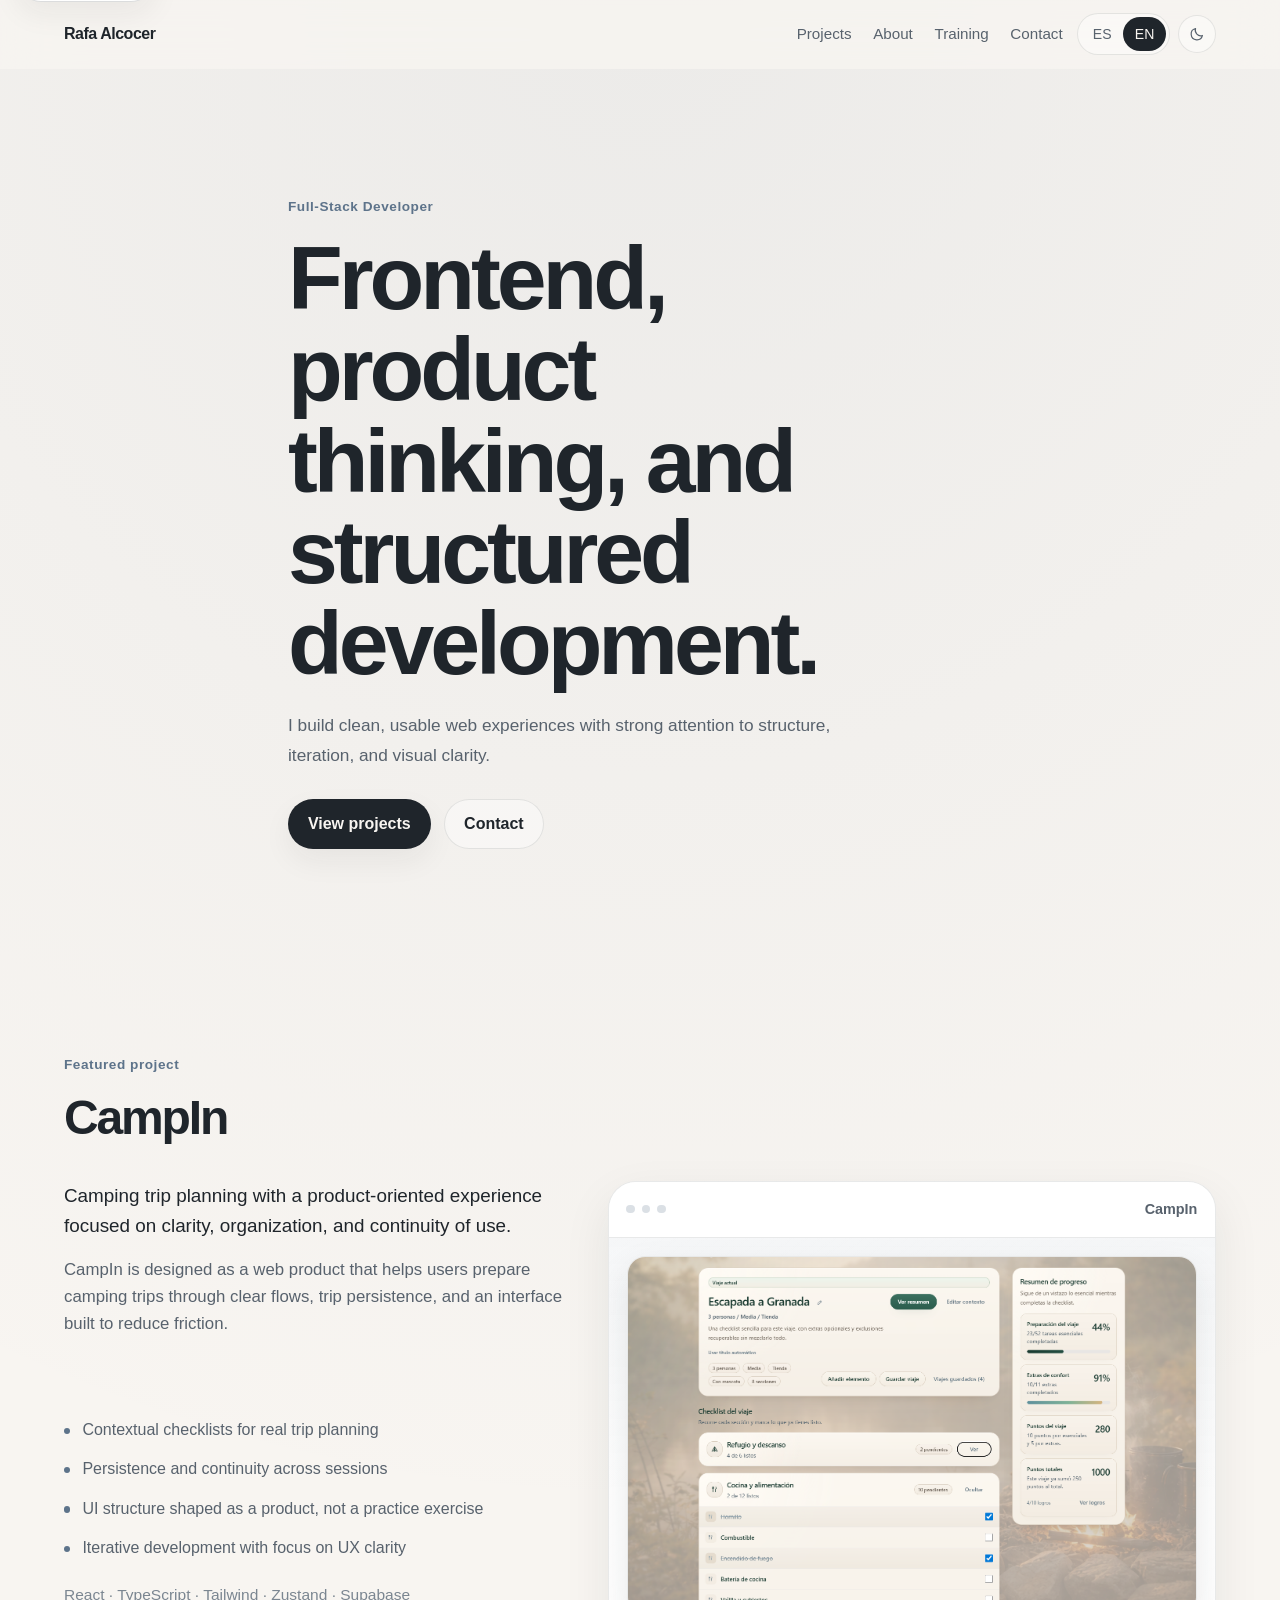
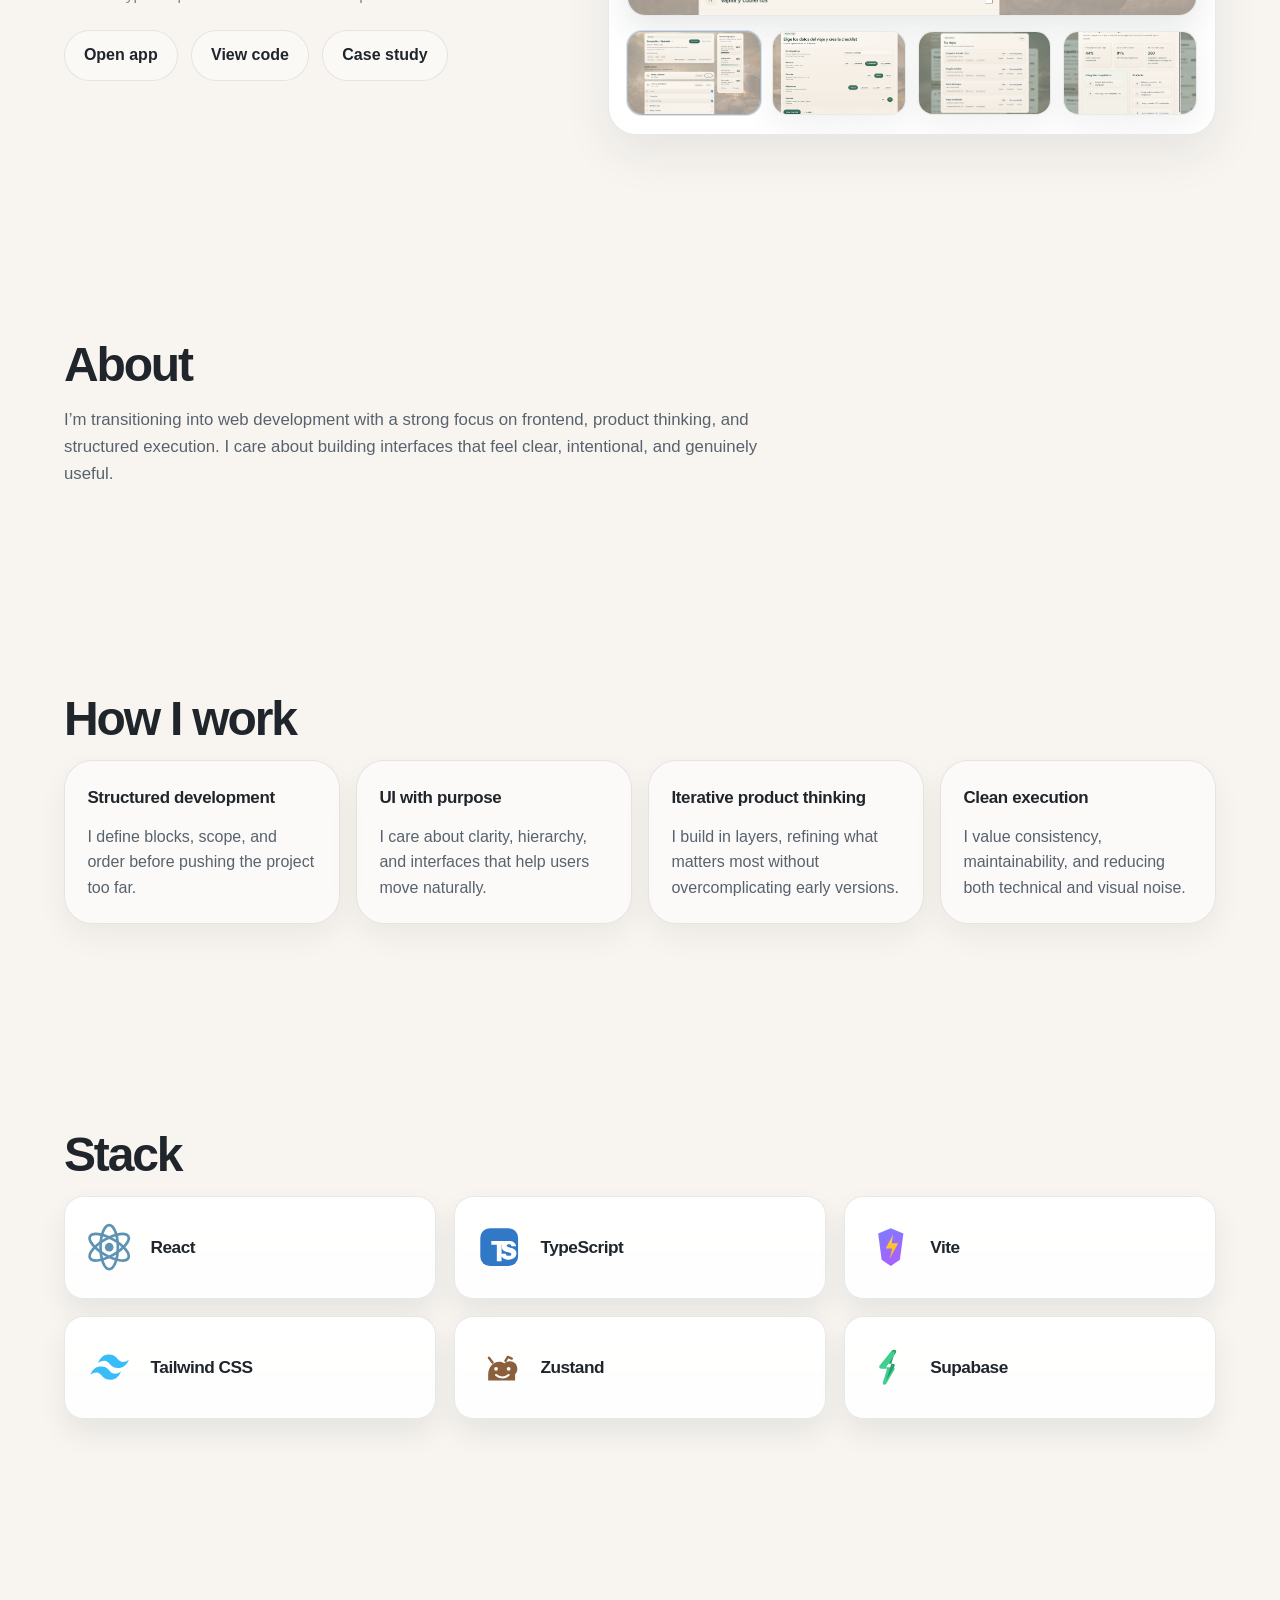
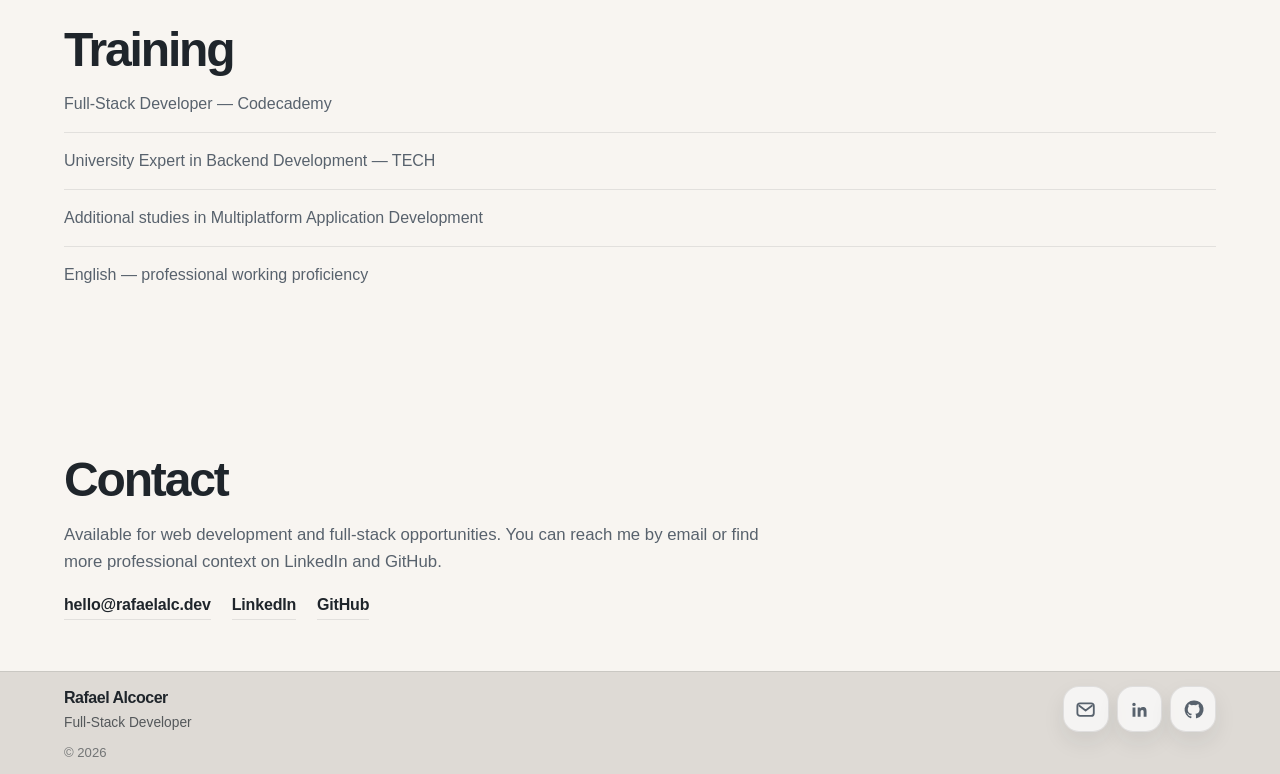
<file: index.html>
<!doctype html>
<html lang="es">
  <head>
    <meta charset="UTF-8" />
    <meta name="viewport" content="width=device-width, initial-scale=1.0" />
    <meta name="color-scheme" content="light dark" />
    <title>Rafa Alcocer | Portfolio</title>
    <meta
      name="description"
      content="Portfolio personal de Rafa Alcocer centrado en frontend, producto y desarrollo estructurado."
    />
    <link rel="icon" href="./assets/favicon-ra.svg" type="image/svg+xml" />
    <link rel="icon" href="./assets/favicon-32x32.png" sizes="32x32" type="image/png" />
    <link rel="apple-touch-icon" href="./assets/apple-touch-icon.png" sizes="180x180" />
    <link rel="stylesheet" href="./styles.css" />
    <script defer src="./main.js"></script>
  </head>
  <body>
    <a class="skip-link" href="#main-content" data-i18n="skipLink">Saltar al contenido</a>

    <header class="site-header" data-header>
      <div class="container header-inner">
        <a class="brand" href="#top" aria-label="Rafa Alcocer">
          <span class="brand-full">Rafa Alcocer</span>
          <span class="brand-short">Rafa</span>
        </a>

        <nav class="desktop-nav" aria-label="Primary">
          <a href="#projects" data-i18n="nav.projects">Proyectos</a>
          <a href="#about" data-i18n="nav.about">Sobre mí</a>
          <a href="#training" data-i18n="nav.training">Formación</a>
          <a href="#contact" data-i18n="nav.contact">Contacto</a>
        </nav>

        <div class="header-controls">
          <div class="language-toggle" role="group" aria-label="Language selector">
            <button type="button" class="toggle-chip" data-lang-button="es">ES</button>
            <button type="button" class="toggle-chip" data-lang-button="en">EN</button>
          </div>

          <button
            type="button"
            class="theme-toggle"
            data-theme-toggle
            aria-live="polite"
          ></button>

          <button
            type="button"
            class="menu-toggle"
            data-menu-toggle
            aria-expanded="false"
            aria-controls="mobile-menu"
          >
            <span data-i18n="mobileMenu.open">Menú</span>
          </button>
        </div>
      </div>

      <div class="mobile-menu" id="mobile-menu" data-mobile-menu hidden>
        <nav class="mobile-nav" aria-label="Mobile">
          <a href="#projects" data-nav-link data-i18n="nav.projects">Proyectos</a>
          <a href="#about" data-nav-link data-i18n="nav.about">Sobre mí</a>
          <a href="#training" data-nav-link data-i18n="nav.training">Formación</a>
          <a href="#contact" data-nav-link data-i18n="nav.contact">Contacto</a>
        </nav>
      </div>
    </header>

    <main id="main-content">
      <section class="hero section" id="top">
        <div class="container hero-inner">
          <p class="eyebrow" data-i18n="hero.eyebrow">Full-Stack Developer</p>
          <h1 data-i18n="hero.headline">Frontend, producto y desarrollo estructurado.</h1>
          <p class="hero-copy" data-i18n="hero.body">
            Construyo experiencias web claras, usables y cuidadas, con especial atención a la
            estructura, la iteración y la calidad visual.
          </p>

          <div class="hero-actions">
            <a class="button button-primary" href="#projects" data-i18n="hero.primaryCta">Ver proyectos</a>
            <a class="button button-secondary" href="#contact" data-i18n="hero.secondaryCta"
              >Contacto</a
            >
          </div>

        </div>
      </section>

      <section class="section" id="projects">
        <div class="container">
          <div class="section-heading">
            <p class="section-label" data-i18n="featured.label">Proyecto destacado</p>
            <h2 data-i18n="featured.title">CampIn</h2>
          </div>

          <div class="featured-grid">
            <div class="featured-copy">
              <p class="featured-summary" data-i18n="featured.summary">
                Planificación de escapadas de camping con una experiencia centrada en claridad,
                organización y continuidad de uso.
              </p>
              <p class="section-copy" data-i18n="featured.description">
                CampIn está planteado como un producto web orientado a facilitar la preparación de
                viajes de camping mediante flujos claros, persistencia de viajes y una interfaz
                pensada para reducir fricción.
              </p>
            </div>

            <div class="project-preview-frame">
              <article class="project-preview">
                <div class="preview-toolbar">
                  <span class="preview-dot"></span>
                  <span class="preview-dot"></span>
                  <span class="preview-dot"></span>
                  <span class="preview-title">CampIn</span>
                </div>

                <div class="preview-body">
                  <figure class="preview-stage">
                    <img
                      class="preview-image preview-image-main"
                      src="./assets/campIn-1.png"
                      alt="CampIn screenshot 1"
                      data-campin-preview-main
                      loading="lazy"
                      decoding="async"
                    />
                  </figure>

                  <div class="preview-thumbnails" data-campin-preview-thumbnails>
                    <button type="button" class="preview-thumb is-active" data-preview-index="0">
                      <img
                        class="preview-thumb-image"
                        src="./assets/campIn-1.png"
                        alt=""
                        loading="lazy"
                        decoding="async"
                      />
                    </button>
                    <button type="button" class="preview-thumb" data-preview-index="1">
                      <img
                        class="preview-thumb-image"
                        src="./assets/campIn-2.png"
                        alt=""
                        loading="lazy"
                        decoding="async"
                      />
                    </button>
                    <button type="button" class="preview-thumb" data-preview-index="2">
                      <img
                        class="preview-thumb-image"
                        src="./assets/campIn-3.png"
                        alt=""
                        loading="lazy"
                        decoding="async"
                      />
                    </button>
                    <button type="button" class="preview-thumb" data-preview-index="3">
                      <img
                        class="preview-thumb-image"
                        src="./assets/campIn-4.png"
                        alt=""
                        loading="lazy"
                        decoding="async"
                      />
                    </button>
                  </div>
                </div>
              </article>
            </div>

            <div class="featured-meta">
              <ul class="feature-list" data-featured-highlights></ul>
              <p class="stack-line" data-i18n="featured.stack">
                React · TypeScript · Tailwind · Zustand · Supabase
              </p>

              <div class="button-row">
                <a
                  class="button button-secondary"
                  data-external-link="campinApp"
                  data-i18n="featured.buttons.app"
                  >Abrir app</a
                >
                <a
                  class="button button-secondary"
                  data-external-link="campinRepo"
                  data-i18n="featured.buttons.code"
                  >Ver código</a
                >
                <a
                  class="button button-secondary"
                  data-external-link="campinCaseStudy"
                  data-i18n="featured.buttons.caseStudy"
                  >Caso de estudio</a
                >
              </div>

            </div>
          </div>
        </div>
      </section>

      <section class="section" id="about">
        <div class="container section-block">
          <div class="section-heading section-heading-compact">
            <h2 data-i18n="about.title">Sobre mí</h2>
          </div>
          <p class="section-copy section-copy-wide" data-i18n="about.body">
            Estoy reorientando mi carrera hacia el desarrollo web con foco en frontend, producto y
            construcción estructurada. Me interesa crear interfaces claras, cuidadas y útiles, con
            atención al detalle y criterio real de ejecución.
          </p>
        </div>
      </section>

      <section class="section" id="how-i-work">
        <div class="container section-block">
          <div class="section-heading section-heading-compact">
            <h2 data-i18n="howIWork.title">Cómo trabajo</h2>
          </div>
          <div class="card-grid" data-how-i-work-list></div>
        </div>
      </section>

      <section class="section" id="stack">
        <div class="container section-block">
          <div class="section-heading section-heading-compact">
            <h2 data-i18n="stack.title">Stack</h2>
          </div>
          <div class="stack-grid" data-stack-list></div>
        </div>
      </section>

      <section class="section" id="training">
        <div class="container section-block">
          <div class="section-heading section-heading-compact">
            <h2 data-i18n="training.title">Formación</h2>
          </div>
          <ul class="training-list" data-training-list></ul>
        </div>
      </section>

      <section class="section contact-section" id="contact">
        <div class="container section-block contact-section-shell">
          <div class="section-heading section-heading-compact">
            <h2 data-i18n="contact.title">Contacto</h2>
          </div>
          <p class="section-copy section-copy-wide" data-i18n="contact.body">
            Disponible para oportunidades de desarrollo web y full-stack. Puedes escribirme o
            encontrar más contexto profesional en LinkedIn y GitHub.
          </p>
          <div class="contact-section-links" data-contact-links></div>
        </div>
      </section>

    </main>

    <footer class="site-footer">
      <div class="container footer-shell">
        <div class="footer-main">
          <div class="footer-identity">
            <p class="footer-name">Rafael Alcocer</p>
            <p class="footer-role" data-i18n="footer.role">Full-Stack Developer</p>
          </div>
          <div class="footer-contact" data-footer-contact></div>
        </div>
        <div class="footer-meta">
          <p>© 2026</p>
        </div>
      </div>
    </footer>
  </body>
</html>
</file>
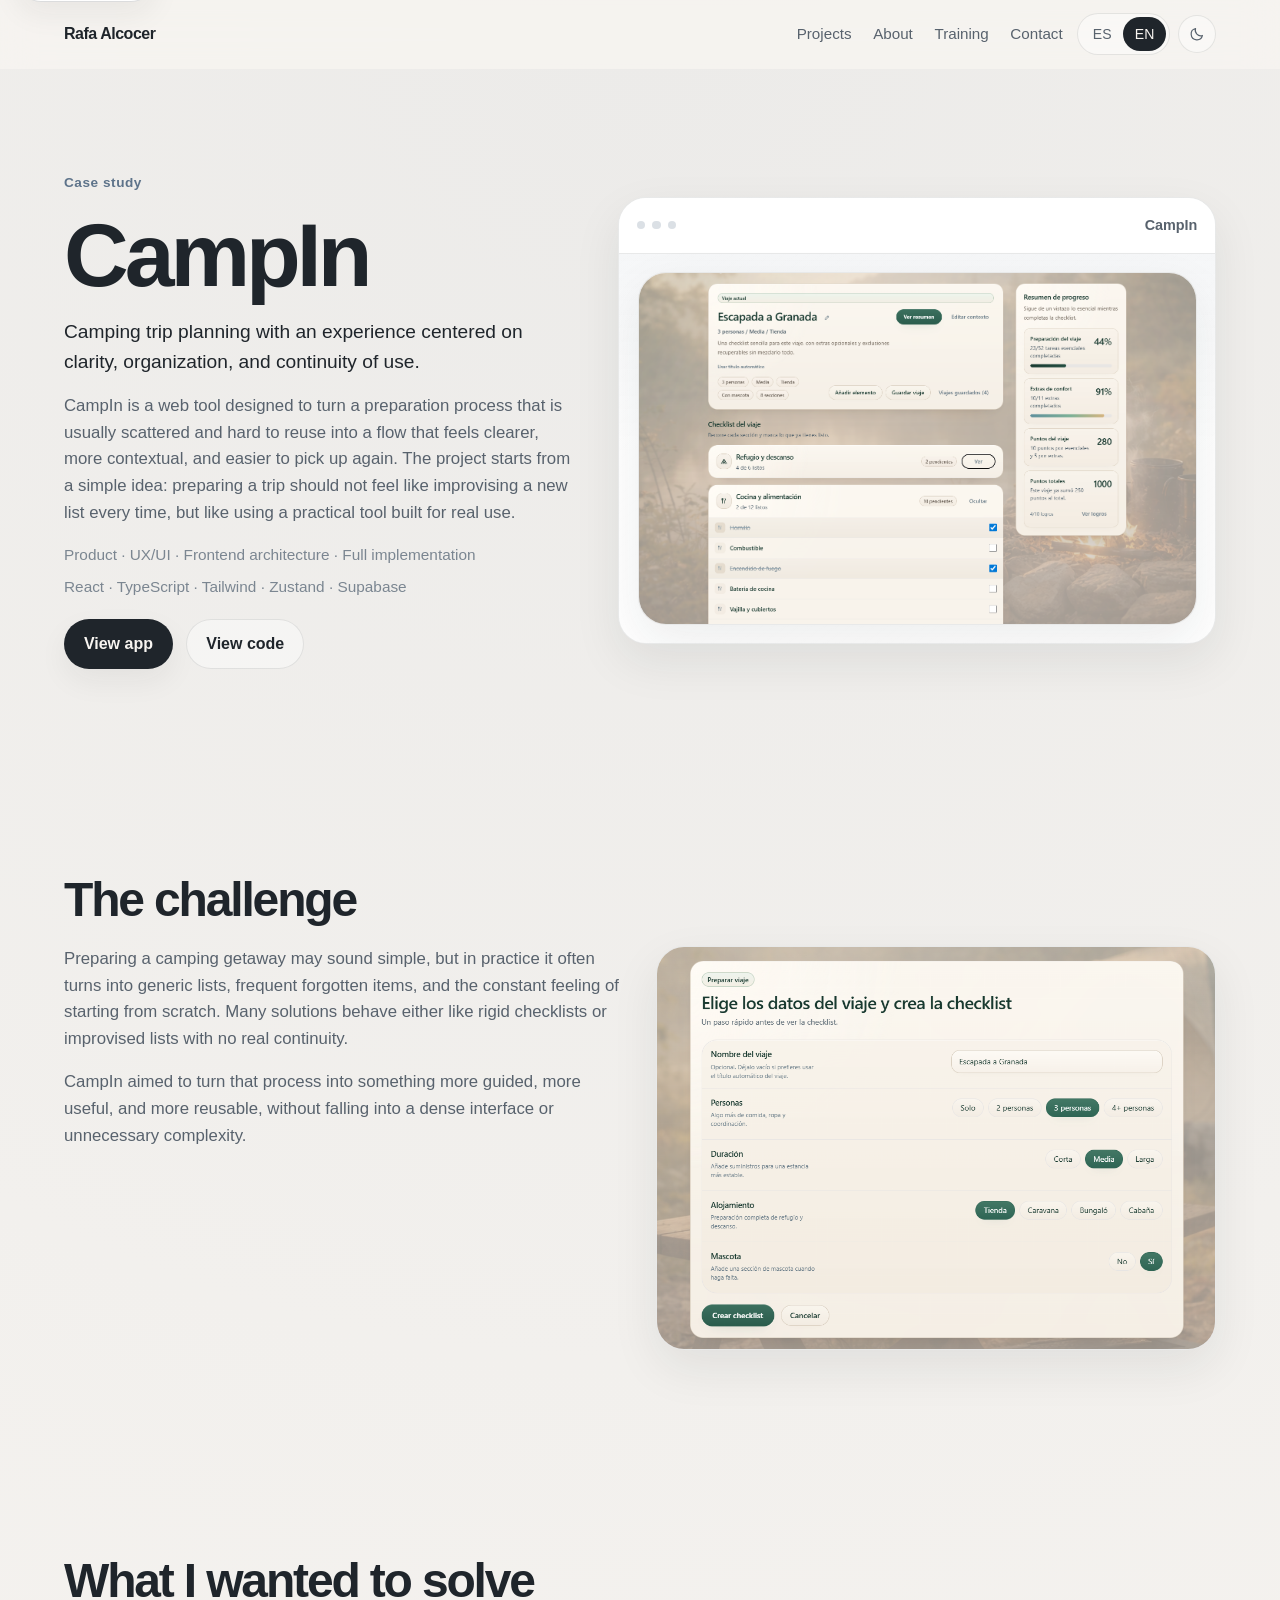
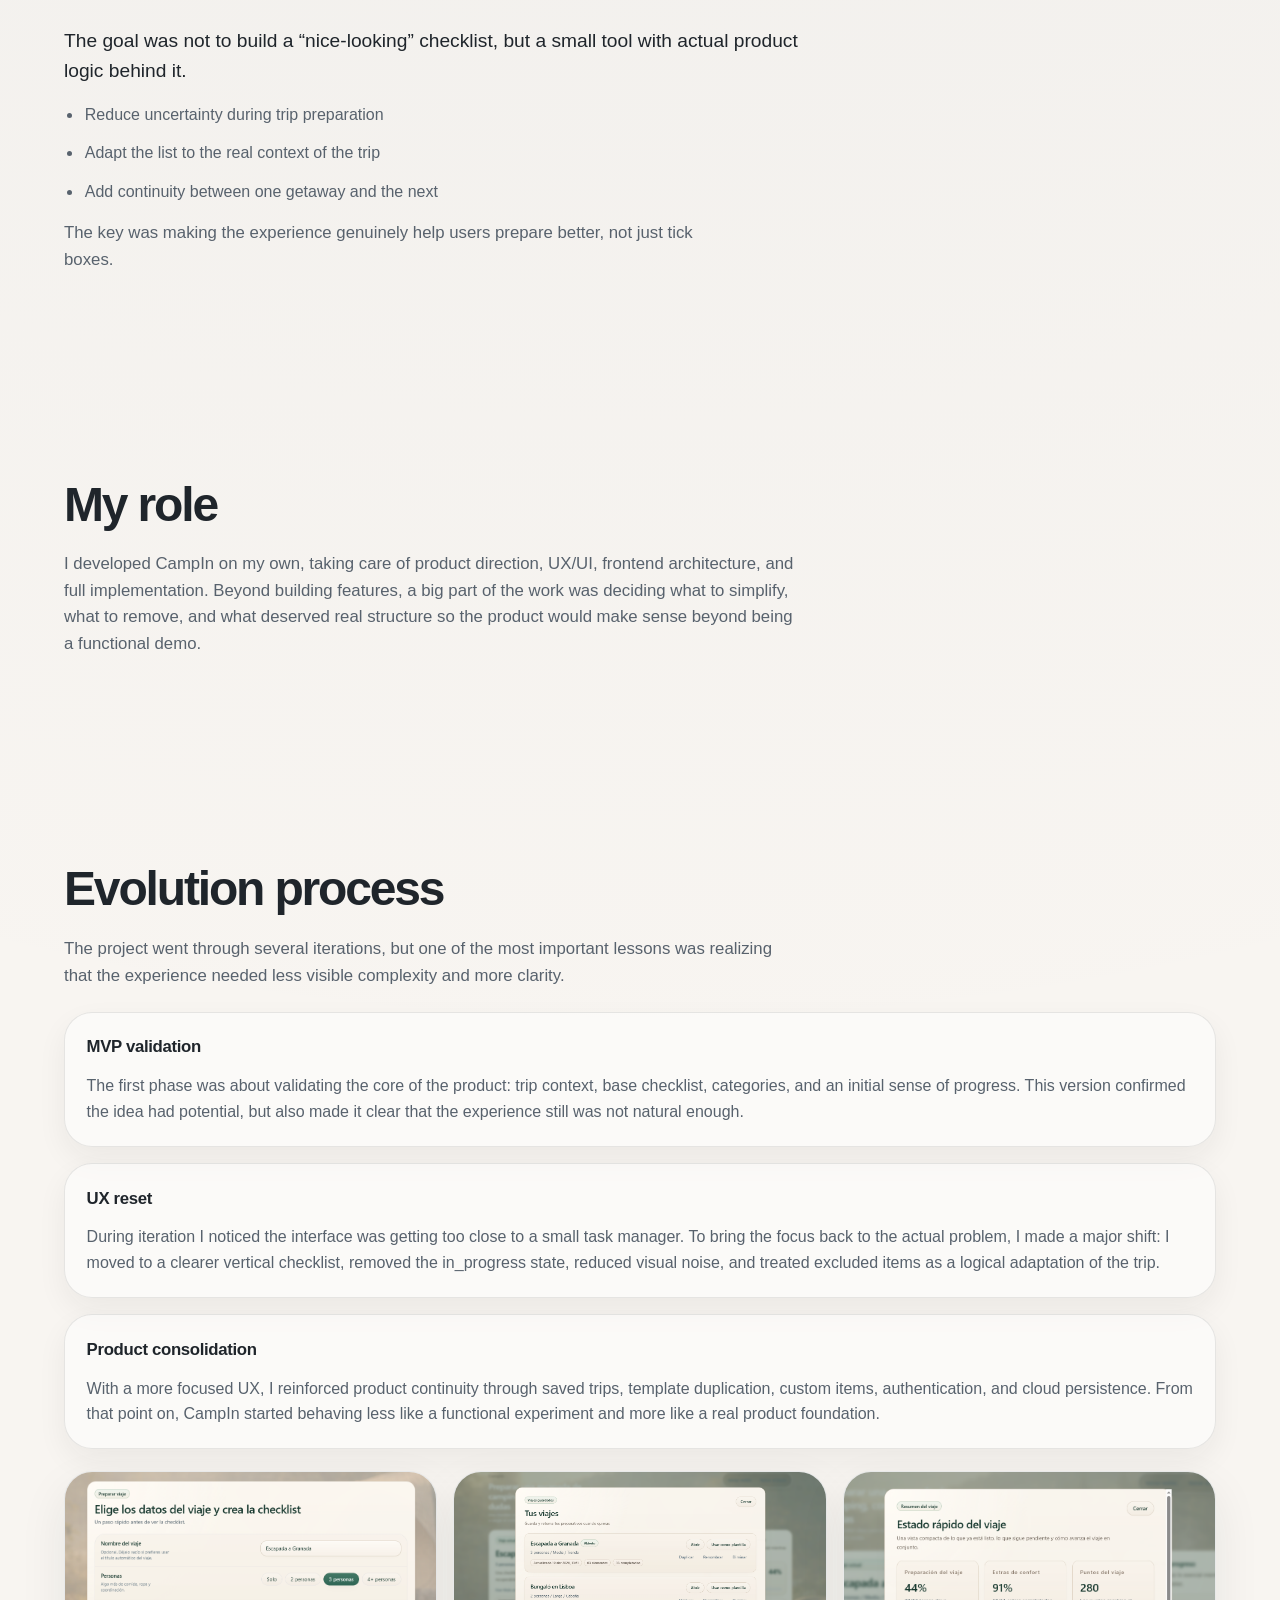
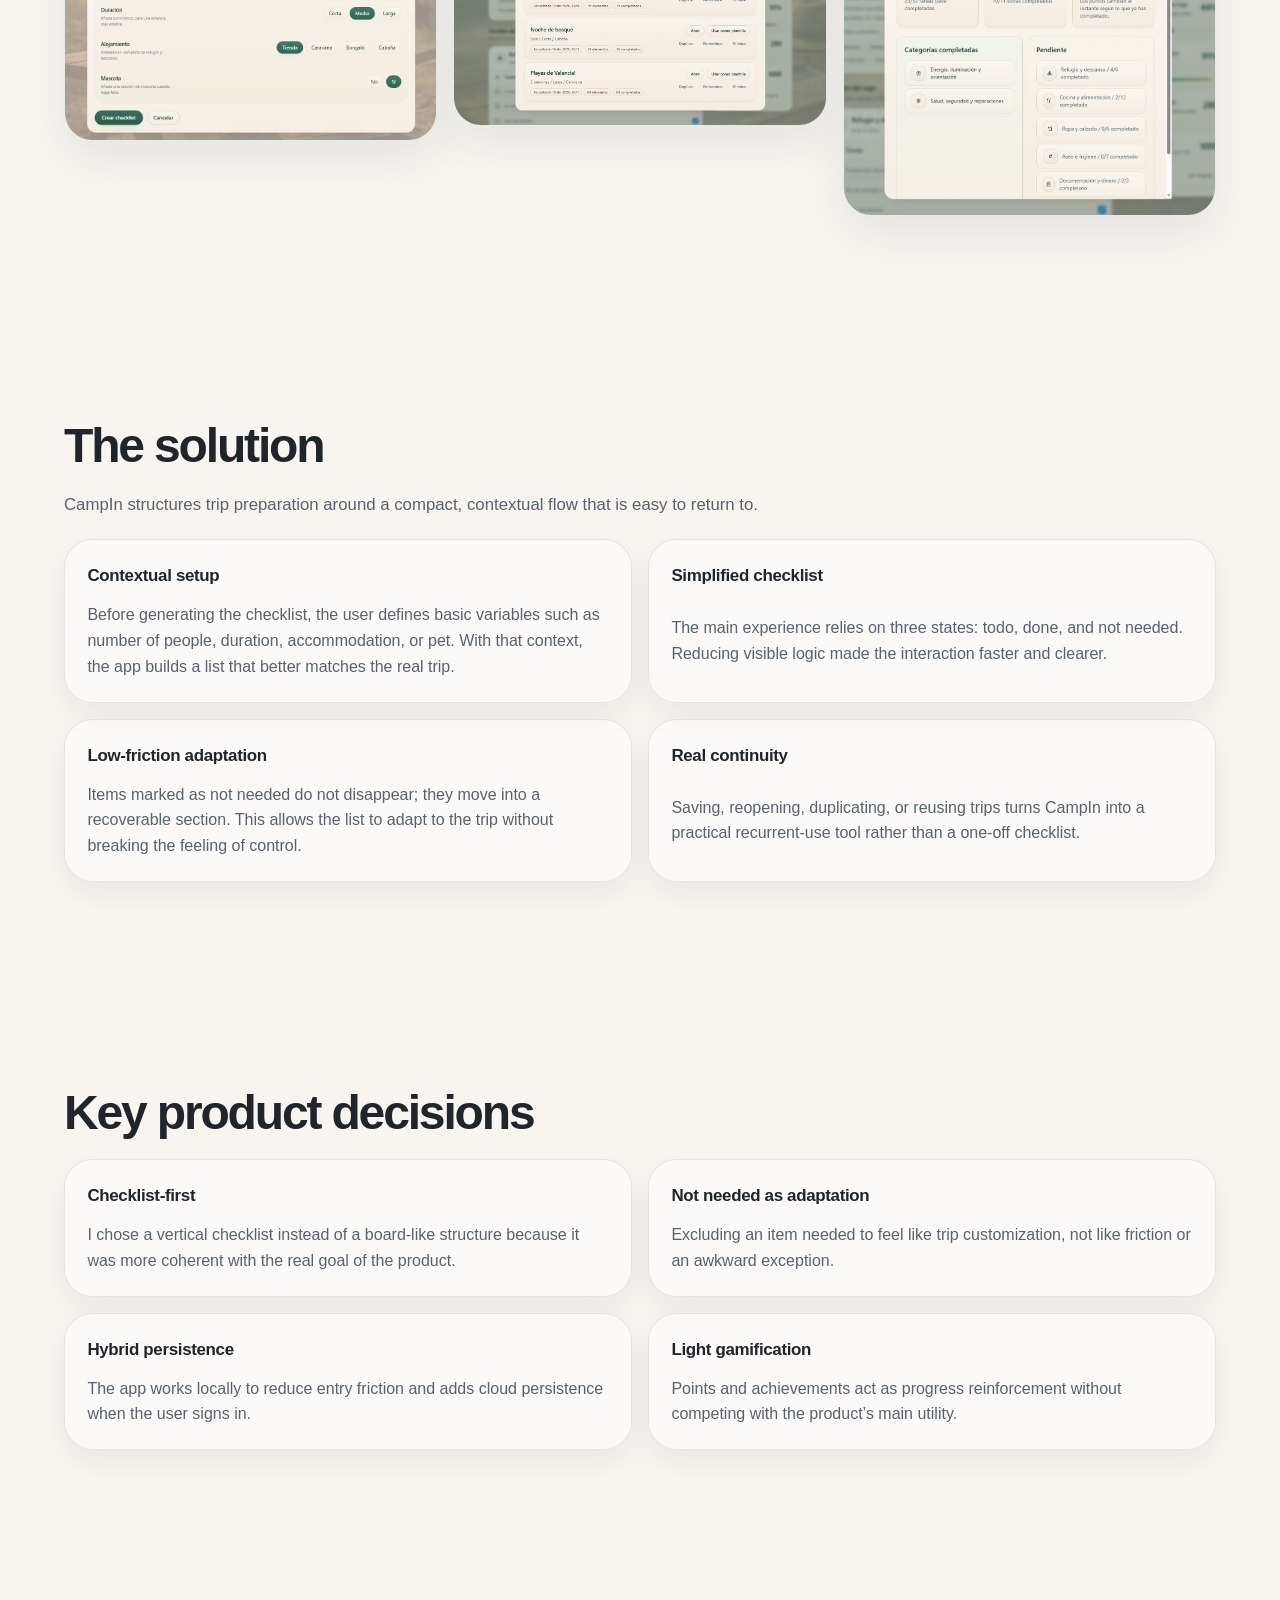
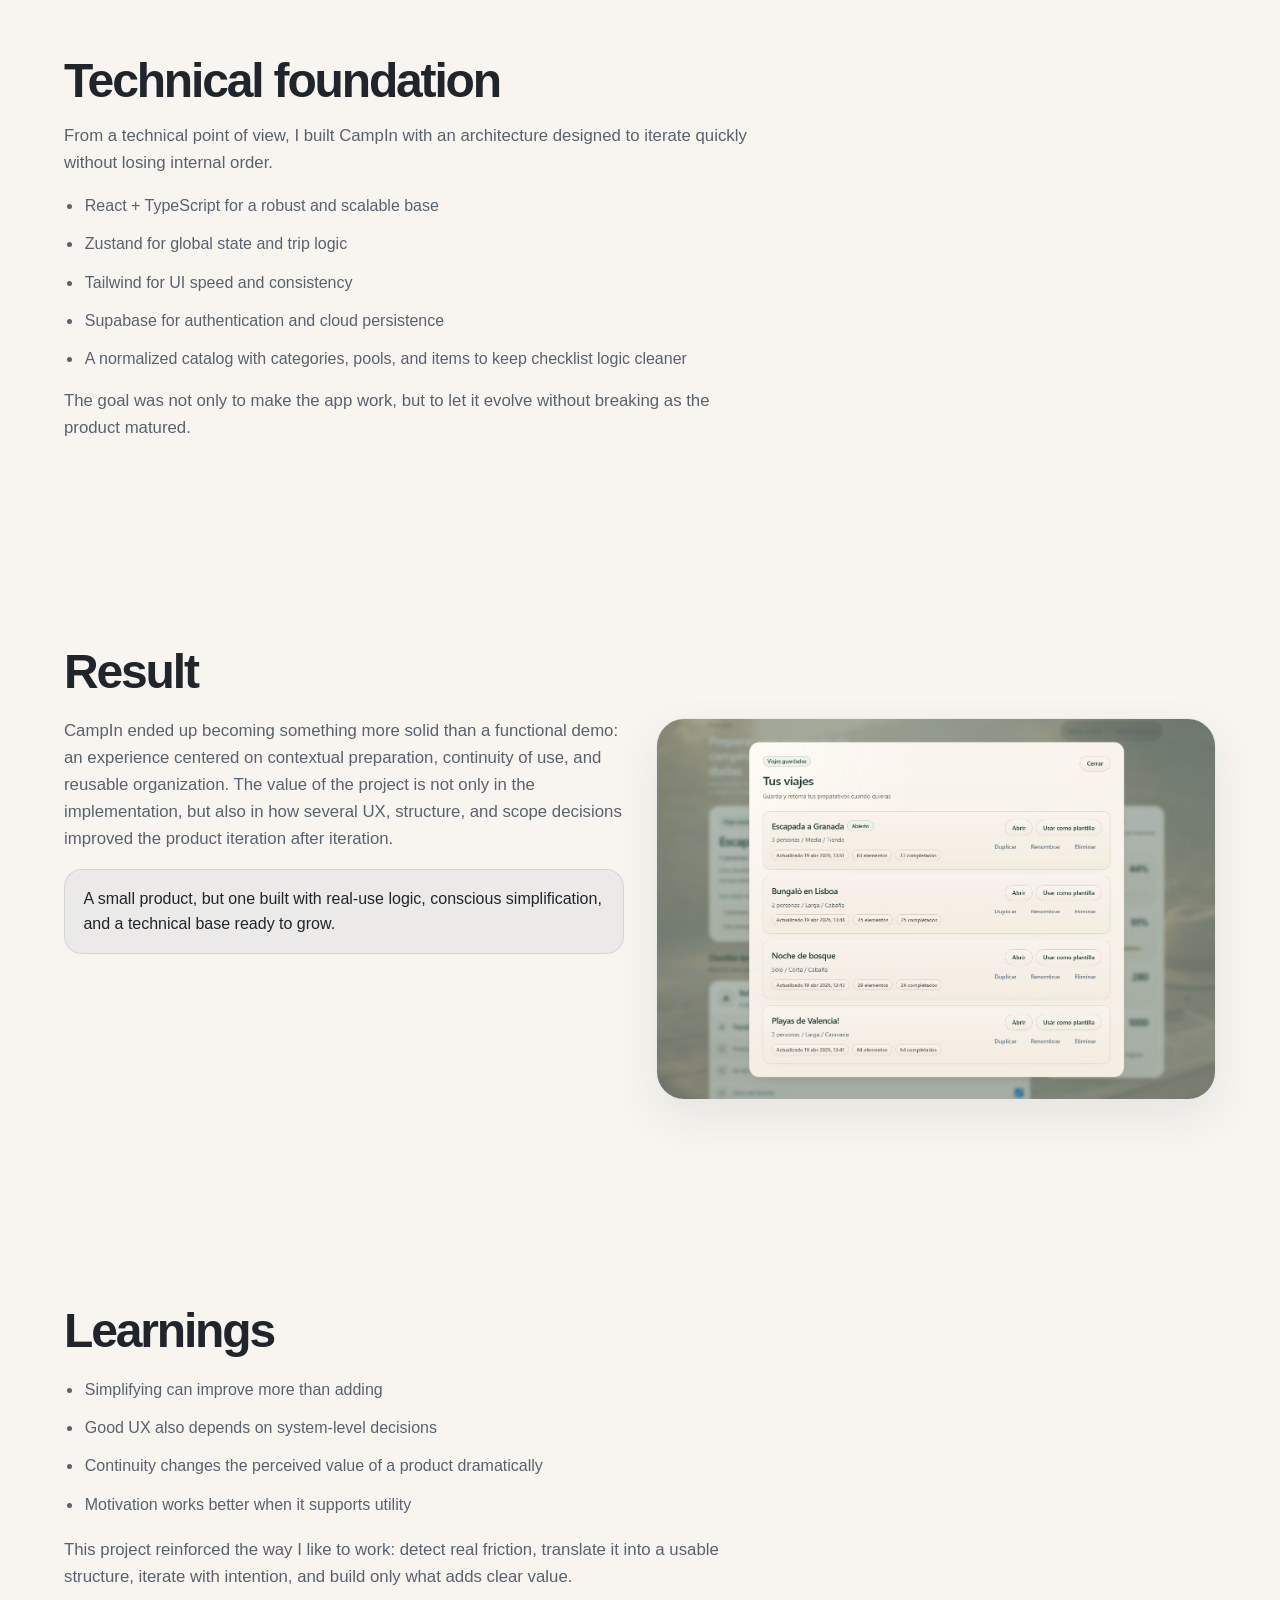
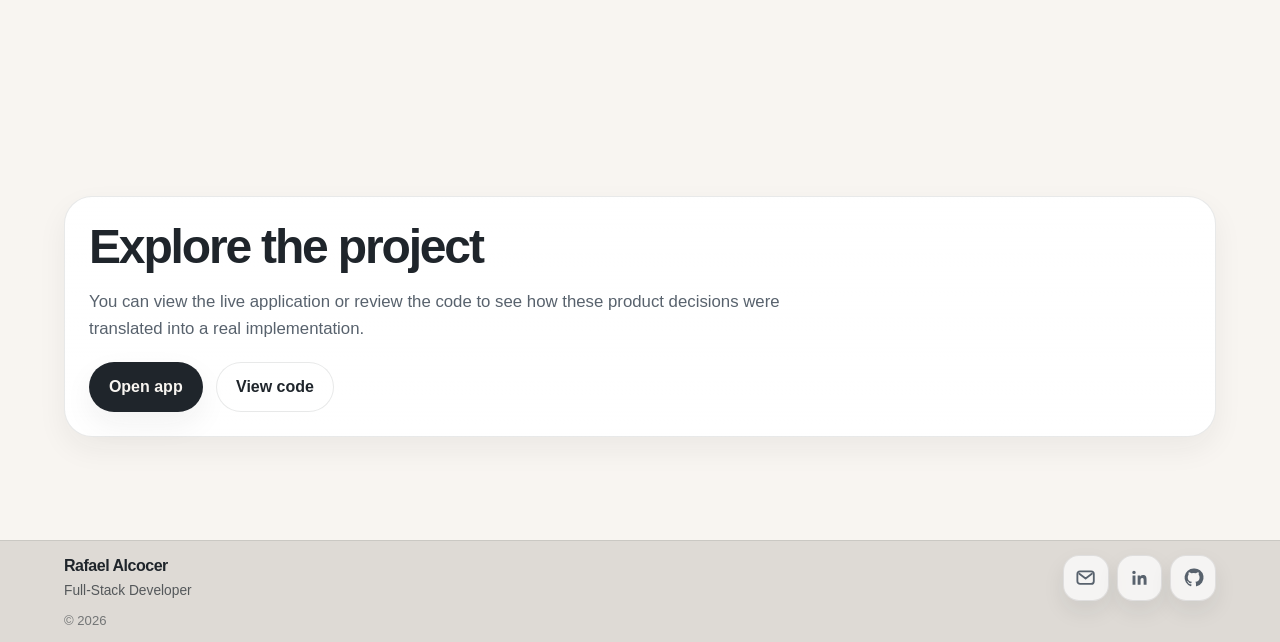
<file: case-study/campin/index.html>
<!doctype html>
<html lang="es">
  <head>
    <meta charset="UTF-8" />
    <meta name="viewport" content="width=device-width, initial-scale=1.0" />
    <meta name="color-scheme" content="light dark" />
    <title>CampIn — Case study | Rafa Alcocer</title>
    <meta
      name="description"
      content="Case study de CampIn, una herramienta web de planificación de escapadas de camping centrada en claridad, organización y continuidad de uso."
    />
    <link rel="icon" href="../../assets/favicon-ra.svg" type="image/svg+xml" />
    <link rel="icon" href="../../assets/favicon-32x32.png" sizes="32x32" type="image/png" />
    <link rel="apple-touch-icon" href="../../assets/apple-touch-icon.png" sizes="180x180" />
    <link rel="stylesheet" href="../../styles.css" />
    <script defer src="./main.js"></script>
  </head>
  <body>
    <a class="skip-link" href="#main-content" data-skip-link>Saltar al contenido</a>

    <header class="site-header" data-header>
      <div class="container header-inner">
        <a class="brand" href="/#top" aria-label="Rafa Alcocer">
          <span class="brand-full">Rafa Alcocer</span>
          <span class="brand-short">Rafa</span>
        </a>

        <nav class="desktop-nav" aria-label="Primary">
          <a href="/#projects" data-nav="projects">Proyectos</a>
          <a href="/#about" data-nav="about">Sobre mí</a>
          <a href="/#training" data-nav="training">Formación</a>
          <a href="/#contact" data-nav="contact">Contacto</a>
        </nav>

        <div class="header-controls">
          <div class="language-toggle" role="group" aria-label="Language selector">
            <button type="button" class="toggle-chip" data-lang-button="es">ES</button>
            <button type="button" class="toggle-chip" data-lang-button="en">EN</button>
          </div>

          <button
            type="button"
            class="theme-toggle"
            data-theme-toggle
            aria-live="polite"
          ></button>

          <button
            type="button"
            class="menu-toggle"
            data-menu-toggle
            aria-expanded="false"
            aria-controls="mobile-menu"
          >
            Menú
          </button>
        </div>
      </div>

      <div class="mobile-menu" id="mobile-menu" data-mobile-menu hidden>
        <nav class="mobile-nav" aria-label="Mobile">
          <a href="/#projects" data-nav-link data-mobile-nav="projects">Proyectos</a>
          <a href="/#about" data-nav-link data-mobile-nav="about">Sobre mí</a>
          <a href="/#training" data-nav-link data-mobile-nav="training">Formación</a>
          <a href="/#contact" data-nav-link data-mobile-nav="contact">Contacto</a>
        </nav>
      </div>
    </header>

    <main id="main-content" class="case-study-page">
      <div data-case-study-root></div>
    </main>

    <footer class="site-footer">
      <div class="container footer-shell">
        <div class="footer-main">
          <div class="footer-identity">
            <p class="footer-name">Rafael Alcocer</p>
            <p class="footer-role" data-footer-role>Full-Stack Developer</p>
          </div>
          <div class="footer-contact" data-footer-contact></div>
        </div>
        <div class="footer-meta">
          <p>© 2026</p>
        </div>
      </div>
    </footer>
  </body>
</html>
</file>
<file: styles.css>
:root {
  color-scheme: light;
  --font-sans: Inter, "Segoe UI", Roboto, Helvetica, Arial, system-ui, sans-serif;
  --bg: #f8f5f1;
  --bg-elevated: rgba(250, 247, 243, 0.88);
  --bg-strong: #ffffff;
  --bg-muted: #f2ede7;
  --line: rgba(35, 39, 44, 0.1);
  --line-strong: rgba(35, 39, 44, 0.16);
  --text: #1f252b;
  --text-soft: #58626d;
  --text-faint: #7b8691;
  --accent: #5d738a;
  --accent-strong: #43586e;
  --shadow-soft: 0 18px 48px rgba(28, 35, 42, 0.08);
  --shadow-card: 0 12px 30px rgba(28, 35, 42, 0.06);
  --radius-lg: 28px;
  --radius-md: 18px;
  --radius-sm: 12px;
  --header-height: 4.25rem;
  --container: 72rem;
}

:root.dark {
  color-scheme: dark;
  --bg: #121619;
  --bg-elevated: rgba(19, 24, 28, 0.84);
  --bg-strong: #171d22;
  --bg-muted: #1d252b;
  --line: rgba(230, 236, 240, 0.08);
  --line-strong: rgba(230, 236, 240, 0.14);
  --text: #eef2f5;
  --text-soft: #b4c0ca;
  --text-faint: #8895a1;
  --accent: #8ca3b8;
  --accent-strong: #a8bbcb;
  --shadow-soft: 0 18px 48px rgba(0, 0, 0, 0.24);
  --shadow-card: 0 12px 30px rgba(0, 0, 0, 0.2);
}

*,
*::before,
*::after {
  box-sizing: border-box;
}

html {
  scroll-behavior: smooth;
}

body {
  margin: 0;
  min-width: 320px;
  font-family: var(--font-sans);
  background:
    radial-gradient(circle at top, rgba(93, 115, 138, 0.08), transparent 38%),
    var(--bg);
  color: var(--text);
  line-height: 1.6;
  -webkit-font-smoothing: antialiased;
  text-rendering: optimizeLegibility;
}

body.menu-open {
  overflow: hidden;
}

a {
  color: inherit;
  text-decoration: none;
}

button,
input,
textarea,
select {
  font: inherit;
}

button {
  border: 0;
  background: none;
  color: inherit;
}

img {
  max-width: 100%;
  display: block;
}

:focus-visible {
  outline: 2px solid var(--accent);
  outline-offset: 3px;
}

.skip-link {
  position: absolute;
  left: 1rem;
  top: -3rem;
  z-index: 30;
  padding: 0.7rem 1rem;
  border-radius: 999px;
  background: var(--bg-strong);
  border: 1px solid var(--line-strong);
  box-shadow: var(--shadow-card);
}

.skip-link:focus {
  top: 1rem;
}

.container {
  width: min(calc(100% - 2rem), var(--container));
  margin: 0 auto;
}

.section {
  scroll-margin-top: calc(var(--header-height) + 1.25rem);
  padding: clamp(4.5rem, 8vw, 7rem) 0;
}

.site-header {
  position: fixed;
  inset: 0 0 auto;
  z-index: 20;
  backdrop-filter: blur(16px);
  background: rgba(248, 245, 241, 0.72);
  border-bottom: 1px solid transparent;
  transition:
    background-color 180ms ease,
    border-color 180ms ease,
    box-shadow 180ms ease;
}

:root.dark .site-header {
  background: rgba(18, 22, 25, 0.62);
}

.site-header.is-scrolled {
  background: var(--bg-elevated);
  border-color: var(--line);
  box-shadow: 0 10px 24px rgba(20, 26, 31, 0.05);
}

.header-inner {
  min-height: var(--header-height);
  display: flex;
  align-items: center;
  gap: 0.9rem;
}

.brand {
  display: inline-flex;
  align-items: center;
  font-size: 1rem;
  font-weight: 640;
  letter-spacing: -0.03em;
}

.brand-short {
  display: none;
}

.desktop-nav {
  margin-left: auto;
  display: flex;
  align-items: center;
  gap: 1.35rem;
  font-size: 0.95rem;
}

.desktop-nav a,
.mobile-nav a {
  color: var(--text-soft);
  transition: color 160ms ease;
}

.desktop-nav a:hover,
.mobile-nav a:hover {
  color: var(--text);
}

.header-controls {
  display: flex;
  align-items: center;
  gap: 0.55rem;
}

.language-toggle,
.theme-toggle,
.menu-toggle {
  border: 1px solid var(--line);
  background: rgba(255, 255, 255, 0.4);
}

:root.dark .language-toggle,
:root.dark .theme-toggle,
:root.dark .menu-toggle {
  background: rgba(255, 255, 255, 0.02);
}

.language-toggle {
  display: inline-flex;
  align-items: center;
  padding: 0.18rem;
  border-radius: 999px;
}

.toggle-chip,
.theme-toggle,
.menu-toggle {
  border-radius: 999px;
  color: var(--text-soft);
  transition:
    color 160ms ease,
    background-color 160ms ease,
    border-color 160ms ease,
    transform 160ms ease;
}

.toggle-chip {
  padding: 0.38rem 0.68rem;
  min-width: 2.65rem;
  font-size: 0.88rem;
  cursor: pointer;
}

.toggle-chip.is-active {
  background: var(--text);
  color: var(--bg);
}

.theme-toggle,
.menu-toggle {
  padding: 0.62rem 0.9rem;
  cursor: pointer;
}

.theme-toggle {
  width: 2.35rem;
  height: 2.35rem;
  padding: 0;
  display: inline-flex;
  align-items: center;
  justify-content: center;
  flex-shrink: 0;
}

.theme-toggle-icon {
  width: 1rem;
  height: 1rem;
  display: inline-flex;
  align-items: center;
  justify-content: center;
  color: currentColor;
}

.theme-toggle-icon svg {
  width: 100%;
  height: 100%;
  display: block;
  stroke: currentColor;
}

.theme-toggle:hover,
.menu-toggle:hover,
.toggle-chip:hover {
  color: var(--text);
}

.menu-toggle {
  display: none;
}

.mobile-menu {
  display: none;
  padding: 0 1rem 1rem;
}

.mobile-nav {
  width: min(calc(100% - 2rem), var(--container));
  margin: 0 auto;
  display: grid;
  gap: 0.2rem;
  padding: 0.75rem;
  border: 1px solid var(--line);
  border-radius: var(--radius-md);
  background: var(--bg-strong);
  box-shadow: var(--shadow-card);
}

.mobile-nav a {
  padding: 0.9rem 1rem;
  border-radius: var(--radius-sm);
}

.mobile-nav a:hover {
  background: var(--bg-muted);
}

.hero {
  padding-top: calc(var(--header-height) + clamp(5rem, 12vw, 8rem));
}

.hero-inner {
  display: grid;
  max-width: 44rem;
  gap: 0;
}

.eyebrow,
.section-label {
  margin: 0;
  color: var(--accent);
  font-size: 0.85rem;
  font-weight: 650;
  letter-spacing: 0.04em;
}

.hero .eyebrow {
  margin-bottom: 0.95rem;
}

h1,
h2,
h3,
p,
ul,
dl {
  margin: 0;
}

dt,
dd {
  margin: 0;
}

h1,
h2 {
  max-width: 15ch;
  line-height: 1.08;
  letter-spacing: -0.045em;
}

h1 {
  font-size: clamp(3.1rem, 8vw, 5.6rem);
  font-weight: 650;
  max-width: 11.5ch;
  line-height: 1.02;
}

h2 {
  font-size: clamp(2rem, 4vw, 3rem);
  font-weight: 620;
}

.hero-copy,
.section-copy,
.featured-summary {
  max-width: 42rem;
  color: var(--text-soft);
  font-size: 1.05rem;
}

.hero-copy {
  margin-top: 1.35rem;
  max-width: 38rem;
  font-size: 1.08rem;
  line-height: 1.72;
}

.section-copy-wide {
  max-width: 46rem;
}

.hero-actions,
.button-row {
  display: flex;
  flex-wrap: wrap;
  gap: 0.85rem;
  align-items: center;
}

.hero-actions {
  margin-top: 1.75rem;
}

.button {
  display: inline-flex;
  align-items: center;
  justify-content: center;
  min-height: 3rem;
  border-radius: 999px;
  transition:
    transform 180ms ease,
    background-color 180ms ease,
    border-color 180ms ease,
    color 180ms ease,
    box-shadow 180ms ease;
}

.button {
  padding: 0.72rem 1.18rem;
  border: 1px solid var(--line);
  font-weight: 560;
}

.button:hover {
  transform: translateY(-1px);
}

.button-primary {
  border-color: transparent;
  background: var(--text);
  color: var(--bg);
  box-shadow: var(--shadow-card);
}

.button-primary:hover {
  background: var(--accent-strong);
}

.button-secondary {
  background: rgba(255, 255, 255, 0.4);
  color: var(--text);
}

:root.dark .button-secondary {
  background: rgba(255, 255, 255, 0.02);
}

.stack-line {
  color: var(--text-faint);
  font-size: 0.97rem;
}

.section-heading,
.section-block {
  display: grid;
  gap: 1rem;
}

.section-heading-compact h2 {
  max-width: none;
}

.featured-grid {
  margin-top: 2.3rem;
  display: grid;
  gap: 1.6rem;
  grid-template-columns: minmax(0, 0.92fr) minmax(0, 1.08fr);
  grid-template-areas:
    "copy preview"
    "meta preview";
  align-items: start;
}

.featured-copy {
  grid-area: copy;
  display: grid;
  gap: 1rem;
}

.featured-summary {
  color: var(--text);
  font-size: 1.18rem;
  font-weight: 520;
}

.featured-meta {
  grid-area: meta;
  display: grid;
  gap: 1.4rem;
}

.feature-list,
.training-list {
  padding: 0;
  list-style: none;
}

.feature-list {
  display: grid;
  gap: 0.85rem;
}

.feature-list li {
  position: relative;
  padding-left: 1.15rem;
  color: var(--text-soft);
}

.feature-list li::before {
  content: "";
  position: absolute;
  left: 0;
  top: 0.68rem;
  width: 0.38rem;
  height: 0.38rem;
  border-radius: 999px;
  background: var(--accent);
}

.project-preview-frame {
  grid-area: preview;
  position: relative;
  border-radius: var(--radius-lg);
}

.project-preview {
  position: relative;
  overflow: hidden;
  border-radius: var(--radius-lg);
  border: 1px solid var(--line);
  background:
    linear-gradient(145deg, rgba(255, 255, 255, 0.72), rgba(255, 255, 255, 0.34)),
    var(--bg-strong);
  box-shadow: var(--shadow-soft);
  transition:
    transform 180ms ease,
    border-color 180ms ease,
    box-shadow 180ms ease;
}

:root.dark .project-preview {
  background:
    linear-gradient(145deg, rgba(255, 255, 255, 0.04), rgba(255, 255, 255, 0.01)),
    var(--bg-strong);
}

.project-preview-frame:hover .project-preview {
  transform: translateY(-3px);
  border-color: var(--line-strong);
  box-shadow: 0 22px 48px rgba(28, 35, 42, 0.14);
}

.preview-toolbar {
  display: flex;
  align-items: center;
  gap: 0.45rem;
  padding: 1rem 1.1rem;
  border-bottom: 1px solid var(--line);
  background: rgba(255, 255, 255, 0.48);
}

:root.dark .preview-toolbar {
  background: rgba(255, 255, 255, 0.02);
}

.preview-dot {
  width: 0.52rem;
  height: 0.52rem;
  border-radius: 999px;
  background: rgba(93, 115, 138, 0.22);
}

.preview-title {
  margin-left: auto;
  color: var(--text-soft);
  font-size: 0.9rem;
  font-weight: 560;
}

.preview-body {
  display: grid;
  gap: 0.95rem;
  padding: 1.15rem;
  background:
    linear-gradient(180deg, rgba(93, 115, 138, 0.06), transparent 52%),
    rgba(255, 255, 255, 0.22);
}

.preview-stage {
  margin: 0;
  overflow: hidden;
  border: 1px solid var(--line);
  border-radius: 1.15rem;
  background: var(--bg-strong);
  box-shadow: 0 14px 34px rgba(28, 35, 42, 0.1);
}

:root.dark .preview-stage {
  background: rgba(255, 255, 255, 0.03);
}

.preview-image-main {
  width: 100%;
  max-height: 35rem;
  object-fit: contain;
  background: rgba(255, 255, 255, 0.38);
}

.preview-image {
  width: 100%;
  height: auto;
  display: block;
}

.preview-thumbnails {
  display: grid;
  grid-template-columns: repeat(4, minmax(0, 1fr));
  gap: 0.72rem;
}

.preview-thumb {
  padding: 0;
  overflow: hidden;
  border: 1px solid var(--line);
  border-radius: 0.95rem;
  background: var(--bg-strong);
  box-shadow: var(--shadow-card);
  cursor: pointer;
  transition:
    border-color 160ms ease,
    box-shadow 160ms ease,
    transform 160ms ease,
    opacity 160ms ease;
}

:root.dark .preview-thumb {
  background: rgba(255, 255, 255, 0.03);
}

.preview-thumb:hover {
  transform: translateY(-1px);
  border-color: var(--line-strong);
}

.preview-thumb.is-active {
  border-color: rgba(93, 115, 138, 0.52);
  box-shadow: 0 0 0 1px rgba(93, 115, 138, 0.2);
}

.preview-thumb-image {
  width: 100%;
  aspect-ratio: 16 / 10;
  object-fit: cover;
  display: block;
}

.card-grid {
  display: grid;
  gap: 1rem;
  grid-template-columns: repeat(4, minmax(0, 1fr));
}

.info-card {
  border: 1px solid var(--line);
  border-radius: var(--radius-lg);
  background: rgba(255, 255, 255, 0.48);
  box-shadow: var(--shadow-card);
}

:root.dark .info-card {
  background: rgba(255, 255, 255, 0.02);
}

.info-card {
  padding: 1.4rem;
  display: grid;
  gap: 0.8rem;
}

.info-card h3 {
  font-size: 1.06rem;
  letter-spacing: -0.02em;
}

.info-card p,
.training-list li,
.stack-item-value {
  color: var(--text-soft);
}

.stack-grid {
  display: grid;
  grid-template-columns: repeat(3, minmax(0, 1fr));
  gap: 1.1rem;
}

.stack-card {
  position: relative;
  overflow: hidden;
  min-height: 6.4rem;
  padding: 1.05rem 1.2rem;
  display: flex;
  align-items: center;
  gap: 1rem;
  text-align: left;
  border: 1px solid var(--line);
  border-radius: 1.2rem;
  background:
    linear-gradient(180deg, rgba(255, 255, 255, 0.92), rgba(255, 255, 255, 0.7)),
    rgba(255, 255, 255, 0.54);
  box-shadow:
    0 14px 28px rgba(28, 35, 42, 0.08),
    inset 0 1px 0 rgba(255, 255, 255, 0.7);
  transition:
    transform 180ms ease,
    border-color 180ms ease,
    box-shadow 180ms ease,
    background-color 180ms ease;
}

:root.dark .stack-card {
  background:
    linear-gradient(180deg, rgba(255, 255, 255, 0.055), rgba(255, 255, 255, 0.025)),
    rgba(255, 255, 255, 0.02);
  box-shadow:
    0 14px 28px rgba(0, 0, 0, 0.14),
    inset 0 1px 0 rgba(255, 255, 255, 0.03);
}

.stack-card:hover {
  transform: translateY(-2px);
  border-color: var(--line-strong);
  box-shadow:
    0 18px 34px rgba(28, 35, 42, 0.11),
    inset 0 1px 0 rgba(255, 255, 255, 0.72);
}

.stack-card-icon {
  width: 3.15rem;
  height: 3.15rem;
  display: inline-flex;
  align-items: center;
  justify-content: center;
  flex-shrink: 0;
}

.stack-card-icon svg {
  width: 100%;
  height: 100%;
  display: block;
}

.stack-card-title {
  font-size: 1.08rem;
  font-weight: 610;
  letter-spacing: -0.03em;
  line-height: 1.15;
  color: var(--text);
}

.training-list {
  display: grid;
  gap: 0.95rem;
}

.training-list li {
  padding-bottom: 0.95rem;
  border-bottom: 1px solid var(--line);
}

.training-list li:last-child {
  padding-bottom: 0;
  border-bottom: 0;
}

.contact-link {
  width: 2.85rem;
  height: 2.85rem;
  display: inline-flex;
  align-items: center;
  justify-content: center;
  border-radius: 1rem;
  border: 1px solid rgba(31, 37, 43, 0.1);
  background: rgba(255, 255, 255, 0.7);
  box-shadow: 0 10px 22px rgba(28, 35, 42, 0.08);
  color: var(--text-soft);
  transition:
    transform 180ms ease,
    border-color 180ms ease,
    box-shadow 180ms ease,
    color 180ms ease,
    background-color 180ms ease;
}

:root.dark .contact-link {
  border-color: var(--line);
  background: rgba(255, 255, 255, 0.03);
  box-shadow: var(--shadow-card);
}

.contact-link:hover {
  transform: translateY(-1px);
  border-color: var(--line-strong);
  box-shadow: 0 14px 28px rgba(28, 35, 42, 0.1);
  color: var(--text);
}

.contact-link-icon {
  width: 1.45rem;
  height: 1.45rem;
  display: inline-flex;
  align-items: center;
  justify-content: center;
}

.contact-link-icon svg {
  width: 100%;
  height: 100%;
  display: block;
}

.contact-section {
  padding-top: clamp(3.25rem, 5vw, 4.5rem);
  padding-bottom: clamp(2.6rem, 4vw, 3.4rem);
}

.contact-section-shell {
  gap: 1rem;
}

.contact-section-links {
  display: flex;
  flex-wrap: wrap;
  align-items: center;
  gap: 0.8rem 1.3rem;
}

.contact-section-link {
  color: var(--text);
  font-weight: 560;
  letter-spacing: -0.01em;
  padding-bottom: 0.08rem;
  border-bottom: 1px solid var(--line);
  transition: color 160ms ease, border-color 160ms ease;
}

.contact-section-link:hover {
  color: var(--accent-strong);
  border-color: var(--accent);
}

.contact-section + .site-footer {
  margin-top: 0;
}

.site-footer {
  padding: 0.8rem 0 0.68rem;
  border-top: 1px solid var(--line);
  background: #dedad5;
}

:root.dark .site-footer {
  background: #171d22;
}

.footer-shell {
  display: grid;
  gap: 0.5rem;
}

.footer-main {
  display: flex;
  align-items: center;
  justify-content: space-between;
  gap: 0.8rem;
}

.footer-identity {
  display: grid;
  gap: 0.08rem;
}

.footer-name {
  font-size: 1rem;
  font-weight: 650;
  letter-spacing: -0.03em;
}

.footer-role {
  color: rgba(31, 37, 43, 0.72);
  font-size: 0.86rem;
}

:root.dark .footer-role {
  color: var(--text-soft);
}

.footer-contact {
  display: flex;
  flex-wrap: wrap;
  align-items: center;
  justify-content: flex-end;
  gap: 0.5rem;
}

.footer-meta p {
  color: rgba(31, 37, 43, 0.56);
  font-size: 0.82rem;
}

:root.dark .footer-meta p {
  color: var(--text-faint);
}

.is-disabled {
  opacity: 0.56;
  cursor: not-allowed;
  box-shadow: none;
}

@media (max-width: 64rem) {
  .card-grid {
    grid-template-columns: repeat(2, minmax(0, 1fr));
  }

  .stack-grid {
    grid-template-columns: repeat(2, minmax(0, 1fr));
  }
}

@media (max-width: 56rem) {
  .desktop-nav {
    display: none;
  }

  .menu-toggle {
    display: inline-flex;
  }

  .mobile-menu[data-open="true"] {
    display: block;
  }

  .featured-grid {
    grid-template-columns: 1fr;
    grid-template-areas:
      "copy"
      "preview"
      "meta";
  }

  .preview-body {
    gap: 0.85rem;
  }

  .footer-main {
    flex-direction: column;
    align-items: flex-start;
  }

  .footer-contact {
    justify-content: flex-start;
  }
}

@media (max-width: 42rem) {
  .container {
    width: min(calc(100% - 1.25rem), var(--container));
  }

  .brand-full {
    display: none;
  }

  .brand-short {
    display: inline;
  }

  .header-controls {
    margin-left: auto;
    gap: 0.55rem;
  }

  .theme-toggle,
  .menu-toggle {
    padding-inline: 0.8rem;
  }

  .hero-actions,
  .button-row {
    align-items: stretch;
  }

  .button {
    width: 100%;
  }

  .preview-body {
    gap: 0.75rem;
  }

  .card-grid {
    grid-template-columns: 1fr;
  }

  .preview-thumbnails {
    grid-template-columns: repeat(4, minmax(0, 1fr));
    gap: 0.5rem;
  }

  .stack-grid {
    grid-template-columns: 1fr;
  }

  .stack-card {
    min-height: 6rem;
  }

  .contact-section-links {
    gap: 0.75rem 1rem;
  }

  .site-footer {
    padding-bottom: 0.68rem;
  }
}

.case-study-page {
  min-height: 100vh;
}

.case-study-section {
  position: relative;
}

.case-study-shell {
  display: grid;
  gap: 1.25rem;
}

.case-study-hero {
  padding-top: calc(var(--header-height) + clamp(4rem, 9vw, 6.5rem));
}

.case-study-hero-layout {
  grid-template-columns: minmax(0, 0.92fr) minmax(0, 1.08fr);
  align-items: center;
  gap: clamp(1.5rem, 4vw, 2.8rem);
}

.case-study-hero-copy,
.case-study-copy,
.case-study-technical {
  display: grid;
  gap: 1rem;
}

.case-study-hero-copy h1 {
  max-width: none;
}

.case-study-lead {
  max-width: 46rem;
  color: var(--text);
  font-size: 1.2rem;
  font-weight: 520;
  line-height: 1.55;
}

.case-study-meta {
  display: grid;
  gap: 0.45rem;
  color: var(--text-faint);
  font-size: 0.96rem;
}

.case-study-actions {
  margin-top: 0.2rem;
}

.case-study-hero-media,
.case-study-grid,
.case-study-card-grid,
.case-study-process,
.case-study-process-list {
  display: grid;
}

.case-study-preview-body {
  padding: 1.15rem;
  background:
    linear-gradient(180deg, rgba(93, 115, 138, 0.06), transparent 52%),
    rgba(255, 255, 255, 0.22);
}

.case-study-media-frame,
.case-study-media,
.case-study-media-card {
  margin: 0;
  overflow: hidden;
  border: 1px solid var(--line);
  border-radius: var(--radius-lg);
  background: var(--bg-strong);
  box-shadow: var(--shadow-soft);
}

:root.dark .case-study-media-frame,
:root.dark .case-study-media,
:root.dark .case-study-media-card {
  background: rgba(255, 255, 255, 0.03);
}

.case-study-media img,
.case-study-media-card img {
  width: 100%;
  height: auto;
  display: block;
  object-fit: contain;
}

.case-study-grid {
  grid-template-columns: repeat(2, minmax(0, 1fr));
  gap: clamp(1.2rem, 3vw, 2rem);
  align-items: start;
}

.case-study-card-grid {
  grid-template-columns: repeat(2, minmax(0, 1fr));
  gap: 1rem;
}

.case-study-card-grid .info-card {
  height: 100%;
}

.case-study-bullet-list {
  margin: 0;
  padding-left: 1.2rem;
  display: grid;
  gap: 0.8rem;
  color: var(--text-soft);
}

.case-study-bullet-list li {
  padding-left: 0.1rem;
}

.case-study-process {
  gap: 1.35rem;
}

.case-study-process-list {
  gap: 1rem;
}

.case-study-process-item {
  display: grid;
  gap: 0.75rem;
  padding: 1.35rem;
  border: 1px solid var(--line);
  border-radius: var(--radius-lg);
  background: rgba(255, 255, 255, 0.48);
  box-shadow: var(--shadow-card);
}

:root.dark .case-study-process-item {
  background: rgba(255, 255, 255, 0.02);
}

.case-study-process-item h3 {
  font-size: 1.05rem;
  letter-spacing: -0.02em;
}

.case-study-process-item p {
  color: var(--text-soft);
}

.case-study-media-strip {
  display: grid;
  grid-template-columns: repeat(3, minmax(0, 1fr));
  gap: 1rem;
  align-items: start;
}

.case-study-media-card {
  align-self: start;
  min-height: 0;
}

.case-study-highlight {
  margin: 0;
  padding: 1rem 1.15rem;
  border: 1px solid rgba(93, 115, 138, 0.18);
  border-radius: var(--radius-md);
  background: rgba(93, 115, 138, 0.08);
  color: var(--text);
  font-weight: 520;
}

:root.dark .case-study-highlight {
  border-color: rgba(140, 163, 184, 0.16);
  background: rgba(140, 163, 184, 0.09);
}

.case-study-final-cta {
  display: grid;
  gap: 1rem;
  padding: 1.5rem;
  border: 1px solid var(--line);
  border-radius: var(--radius-lg);
  background:
    linear-gradient(180deg, rgba(255, 255, 255, 0.84), rgba(255, 255, 255, 0.62)),
    var(--bg-strong);
  box-shadow: var(--shadow-card);
}

:root.dark .case-study-final-cta {
  background:
    linear-gradient(180deg, rgba(255, 255, 255, 0.05), rgba(255, 255, 255, 0.02)),
    var(--bg-strong);
}

.case-study-final-cta h2 {
  max-width: none;
}

@media (max-width: 56rem) {
  .case-study-hero-layout,
  .case-study-grid {
    grid-template-columns: 1fr;
  }
}

@media (max-width: 42rem) {
  .case-study-card-grid,
  .case-study-media-strip {
    grid-template-columns: 1fr;
  }

  .case-study-final-cta .button-row {
    align-items: stretch;
  }
}
</file>
